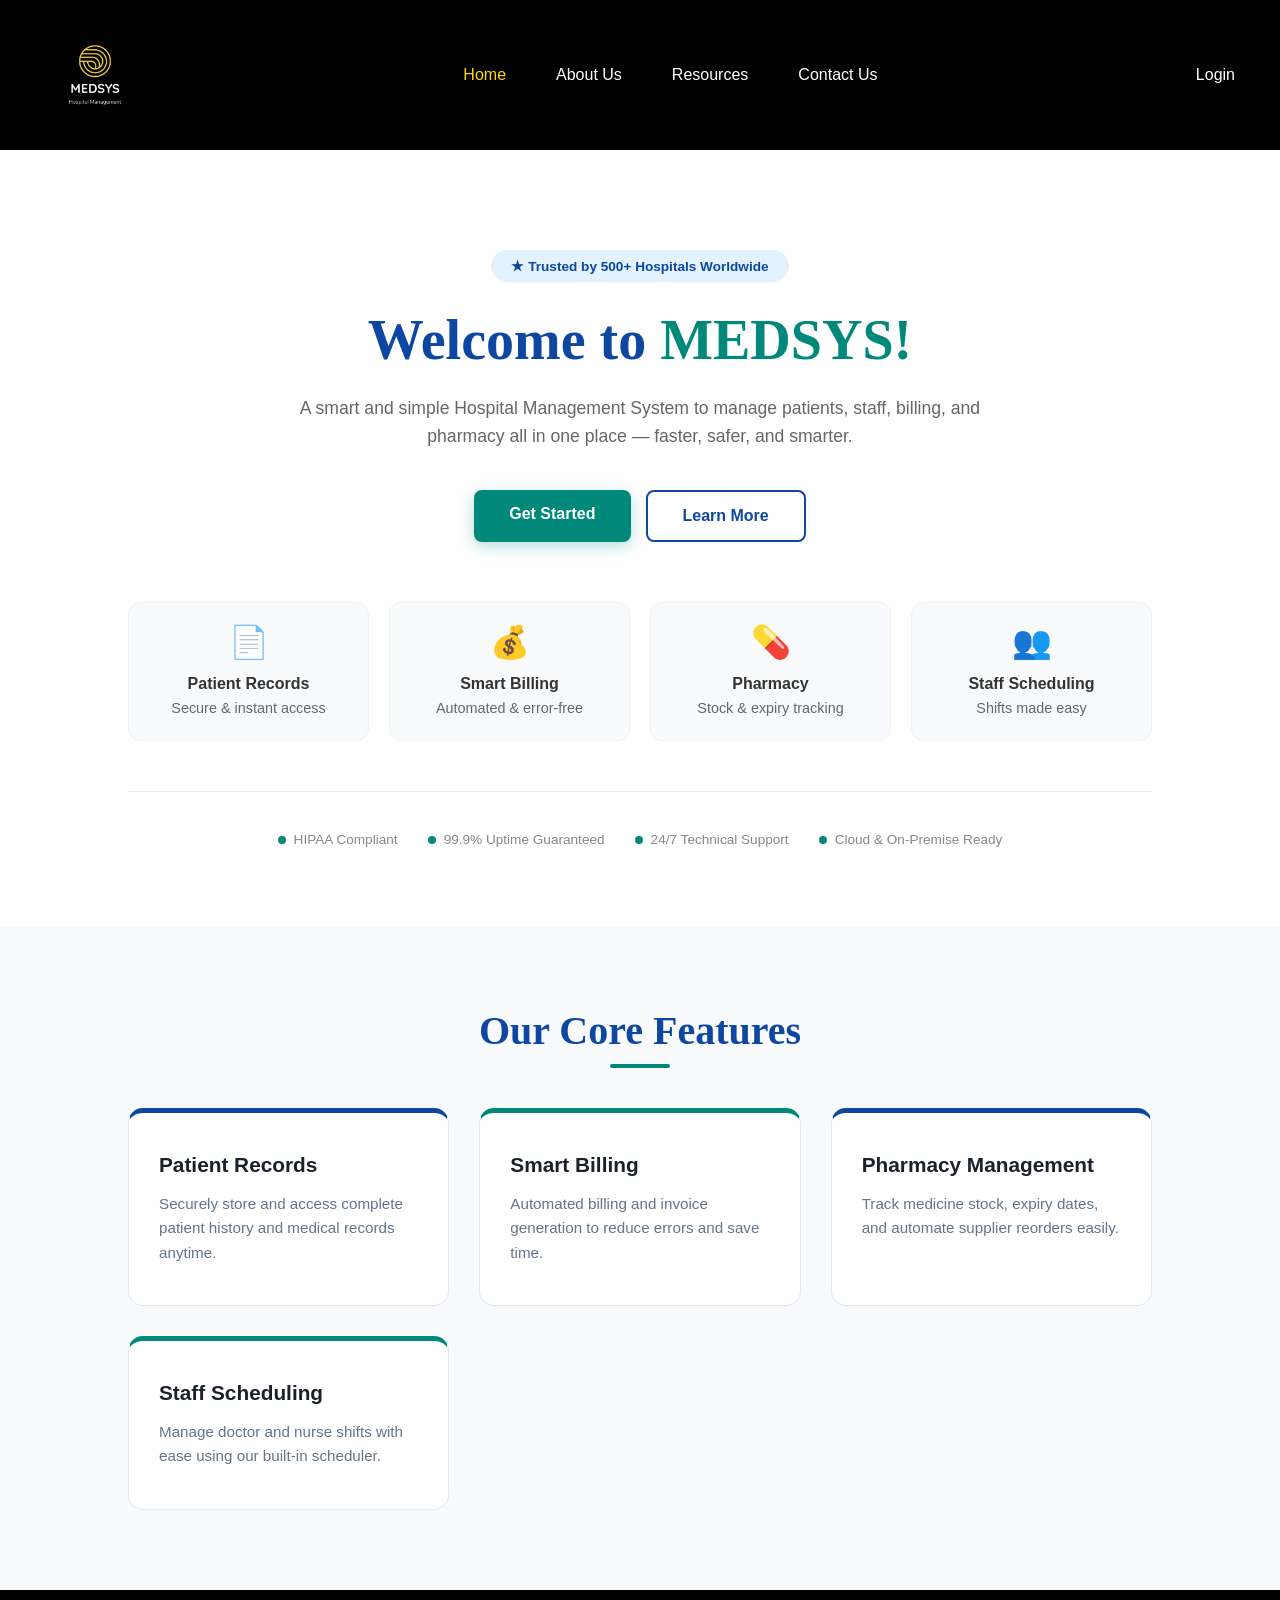
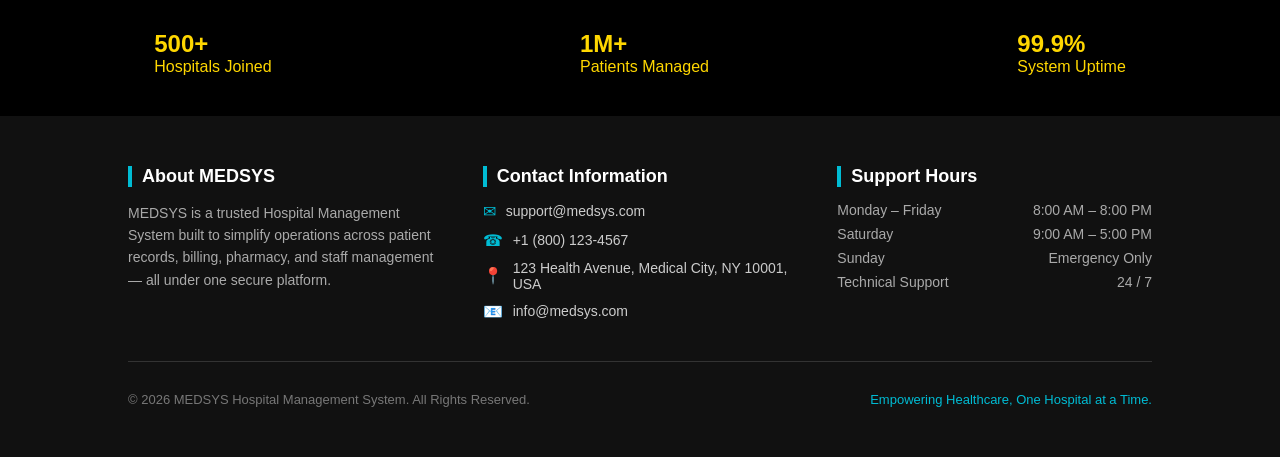
<file: index.html>
<!DOCTYPE html>
<html lang="en">
<head>
    <link rel="stylesheet" href="style.css"> 
    <meta charset="UTF-8">
    <title>MEDSYS - Home</title>
   
</head>
<body>
    <div class="navbar">
        <div class="logo">
            <img src="logo.jpeg" alt="MEDSYS Logo">
        </div>
        <ul class="nav-links">
            <li><a href="index.html" class="active">Home</a></li>
            <li><a href="#">About Us</a></li>
            <li>
                <a href="resources.html">Resources</a>
                <div class="dropdown-content">
                    <a href="resources.html#system-requirements">System Requirements</a>
                    <a href="resources.html#downloads">Downloads</a>
                    <a href="resources.html#faq">FAQ</a>
                    <a href="#">Documentation</a>
                    <a href="#">Support</a>
                </div>
            </li>
            <li>
                <a href="#">Contact Us</a>
                <div class="dropdown-content">
                    <a href="#">Email</a>
                    <a href="#">Locations</a>
                </div>
            </li>
        </ul>
        <div class="login-btn">
            <ul class="nav-links" style="flex-grow: 0;">
                <li><a href="login.html">Login</a></li>
            </ul>
        </div>
    </div>

    <div class="hero">
        <div class="hero-badge">&#9733; Trusted by 500+ Hospitals Worldwide</div>
        <h1>Welcome to <span>MEDSYS!</span></h1>
        <p>A smart and simple Hospital Management System to manage patients, staff, billing, and pharmacy all in one place — faster, safer, and smarter.</p>
        <div class="hero-buttons">
            <a href="#" class="btn-primary">Get Started</a>
            <a href="#" class="btn-secondary">Learn More</a>
        </div>
        <div class="hero-highlights">
            <div class="highlight-item">
                <div class="highlight-icon">&#128196;</div>
                <p><strong>Patient Records</strong>Secure &amp; instant access</p>
            </div>
            <div class="highlight-item">
                <div class="highlight-icon">&#128176;</div>
                <p><strong>Smart Billing</strong>Automated &amp; error-free</p>
            </div>
            <div class="highlight-item">
                <div class="highlight-icon">&#128138;</div>
                <p><strong>Pharmacy</strong>Stock &amp; expiry tracking</p>
            </div>
            <div class="highlight-item">
                <div class="highlight-icon">&#128101;</div>
                <p><strong>Staff Scheduling</strong>Shifts made easy</p>
            </div>
        </div>
        <div class="hero-trust">
            <div class="trust-item"><span class="dot"></span> HIPAA Compliant</div>
            <div class="trust-item"><span class="dot"></span> 99.9% Uptime Guaranteed</div>
            <div class="trust-item"><span class="dot"></span> 24/7 Technical Support</div>
            <div class="trust-item"><span class="dot"></span> Cloud &amp; On-Premise Ready</div>
        </div>
    </div>

    <div class="features">
        <h2>Our Core Features</h2>
        <div class="features-grid">
            <div class="card"><h3>Patient Records</h3><p>Securely store and access complete patient history and medical records anytime.</p></div>
            <div class="card"><h3>Smart Billing</h3><p>Automated billing and invoice generation to reduce errors and save time.</p></div>
            <div class="card"><h3>Pharmacy Management</h3><p>Track medicine stock, expiry dates, and automate supplier reorders easily.</p></div>
            <div class="card"><h3>Staff Scheduling</h3><p>Manage doctor and nurse shifts with ease using our built-in scheduler.</p></div>
        </div>
    </div>

    <div class="stats">
        <div><h2>500+</h2><p>Hospitals Joined</p></div>
        <div><h2>1M+</h2><p>Patients Managed</p></div>
        <div><h2>99.9%</h2><p>System Uptime</p></div>
    </div>

    <footer class="footer-main">
        <div class="footer-grid">
            <div class="footer-col">
                <h4>About MEDSYS</h4>
                <p>MEDSYS is a trusted Hospital Management System built to simplify operations across patient records, billing, pharmacy, and staff management — all under one secure platform.</p>
            </div>
            <div class="footer-col">
                <h4>Contact Information</h4>
                <div class="info-item"><span class="icon">&#9993;</span><span>support@medsys.com</span></div>
                <div class="info-item"><span class="icon">&#9742;</span><span>+1 (800) 123-4567</span></div>
                <div class="info-item"><span class="icon">&#128205;</span><span>123 Health Avenue, Medical City, NY 10001, USA</span></div>
                <div class="info-item"><span class="icon">&#128231;</span><span>info@medsys.com</span></div>
            </div>
            <div class="footer-col">
                <h4>Support Hours</h4>
                <div class="footer-hours">
                    <div class="row"><span>Monday – Friday</span><span>8:00 AM – 8:00 PM</span></div>
                    <div class="row"><span>Saturday</span><span>9:00 AM – 5:00 PM</span></div>
                    <div class="row"><span>Sunday</span><span>Emergency Only</span></div>
                    <div class="row"><span>Technical Support</span><span>24 / 7</span></div>
                </div>
            </div>
        </div>
        <hr class="footer-divider">
        <div class="footer-bottom">
            <span>&copy; 2026 MEDSYS Hospital Management System. All Rights Reserved.</span>
            <span class="footer-tagline">Empowering Healthcare, One Hospital at a Time.</span>
        </div>
    </footer>
</body>
</html>
</file>
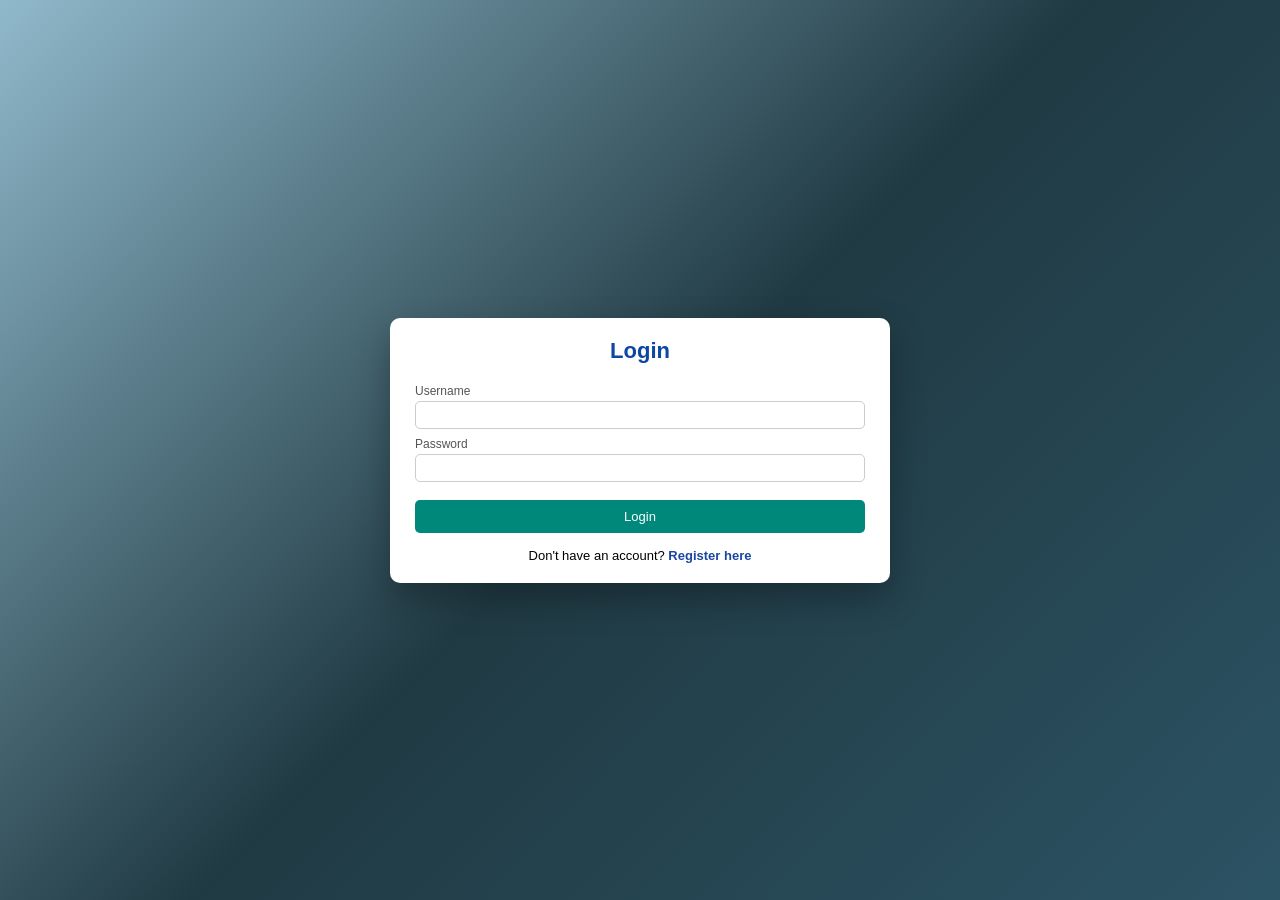
<file: login.html>
<!DOCTYPE html>
<html lang="en">
<head>
    <meta charset="UTF-8">
    <meta name="viewport" content="width=device-width, initial-scale=1.0">
    <title>MEDSYS - Login</title>
    <link rel="stylesheet" href="style.css"> <!-- Ensure this path is correct -->
</head>
<body>

    <div class="auth-page">
        <div class="auth-card">
            <div class="card-header">
                <h2>Login</h2>
            </div>
            <form action="#" method="post" class="card-body">
                <div class="field">
                    <label for="username">Username</label>
                    <input type="text" id="username" name="username" required>
                </div>
                <div class="field">
                    <label for="password">Password</label>
                    <input type="password" id="password" name="password" required>
                </div>
                <button type="submit" class="btn">Login</button>
            </form>
            <div class="register-text">
                Don't have an account? <a href="register.html">Register here</a>
            </div>
        </div>
    </div>

</body>
</html>
</file>
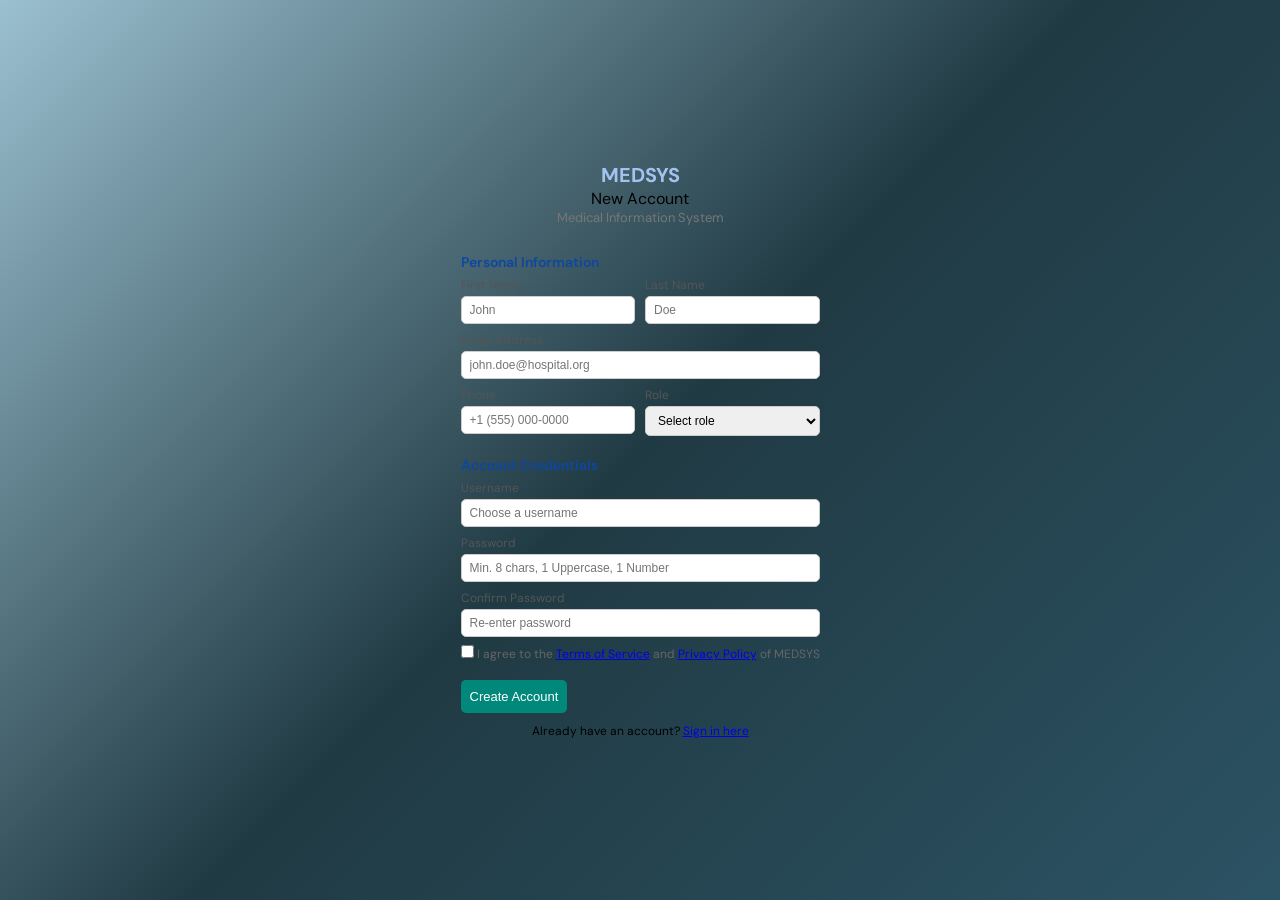
<file: register.html>
<!DOCTYPE html>
<html lang="en">
<head>
  <link rel="stylesheet" href="style.css">
  <meta charset="UTF-8">
  <meta name="viewport" content="width=device-width, initial-scale=1.0">
  <title>MEDSYS – Register</title>
  <link href="https://fonts.googleapis.com/css2?family=DM+Serif+Display&family=DM+Sans:wght@300;400;500&display=swap" rel="stylesheet">
</head>
<body class="auth-body">
  <div class=" auth card">
    <div class="card-header">
      <div class="logo">
        <div class="cross"></div>
        <span class="brand">MEDSYS</span>
        <div class="header-right">
          <div class="header-title">New Account</div>
        </div>
      </div>
      <div class="sub">Medical Information System</div>
    </div>

    <div class="card-body">
      <form action="/submit-registration" method="post">

        <div class="section-title">Personal Information</div>

        <div class="grid-2">
          <div class="field">
            <label for="firstname">First Name</label>
            <input type="text" id="firstname" name="firstname" placeholder="John" required>
          </div>
          <div class="field">
            <label for="lastname">Last Name</label>
            <input type="text" id="lastname" name="lastname" placeholder="Doe" required>
          </div>
        </div>

        <div class="field">
          <label for="email">Email Address</label>
          <input type="email" id="email" name="email" placeholder="john.doe@hospital.org" required>
        </div>

        <div class="grid-2">
          <div class="field">
            <label for="phone">Phone</label>
            <input type="tel" id="phone" name="phone" placeholder="+1 (555) 000-0000">
          </div>
          <div class="field">
            <label for="role">Role</label>
            <select id="role" name="role" required>
              <option value="" disabled selected>Select role</option>
              <option>Doctor</option>
              <option>Nurse</option>
              <option>Administrator</option>
              <option>Pharmacist</option>
              <option>Lab Technician</option>
              <option>Receptionist</option>
            </select>
          </div>
        </div>

        <div class="section-title spacer">Account Credentials</div>

        <div class="field">
          <label for="username">Username</label>
          <input type="text" id="username" name="username" placeholder="Choose a username" required>
        </div>

        <div class="field">
          <label for="password">Password</label>
          <input 
            type="password" 
            id="password" 
            name="password" 
            placeholder="Min. 8 chars, 1 Uppercase, 1 Number" 
            required 
            pattern="(?=.*\d)(?=.*[a-z])(?=.*[A-Z]).{8,}"
            title="Must contain at least one number and one uppercase and lowercase letter, and at least 8 or more characters">
        </div>

        <div class="field">
          <label for="confirm">Confirm Password</label>
          <input type="password" id="confirm" name="confirm" placeholder="Re-enter password" required>
        </div>

        <div class="terms">
          <input type="checkbox" id="terms" required>
          <label for="terms" style="text-transform:none; letter-spacing:0; font-weight:400; color:#666;">
            I agree to the <a href="#">Terms of Service</a> and <a href="#">Privacy Policy</a> of MEDSYS
          </label>
        </div>

        <button type="submit" class="btn">Create Account</button>
      </form>

     
      <div class="login-text">
        Already have an account? <a href="login.html">Sign in here</a>
      </div>
    </div>
  </div>
</body>
</html>
</file>
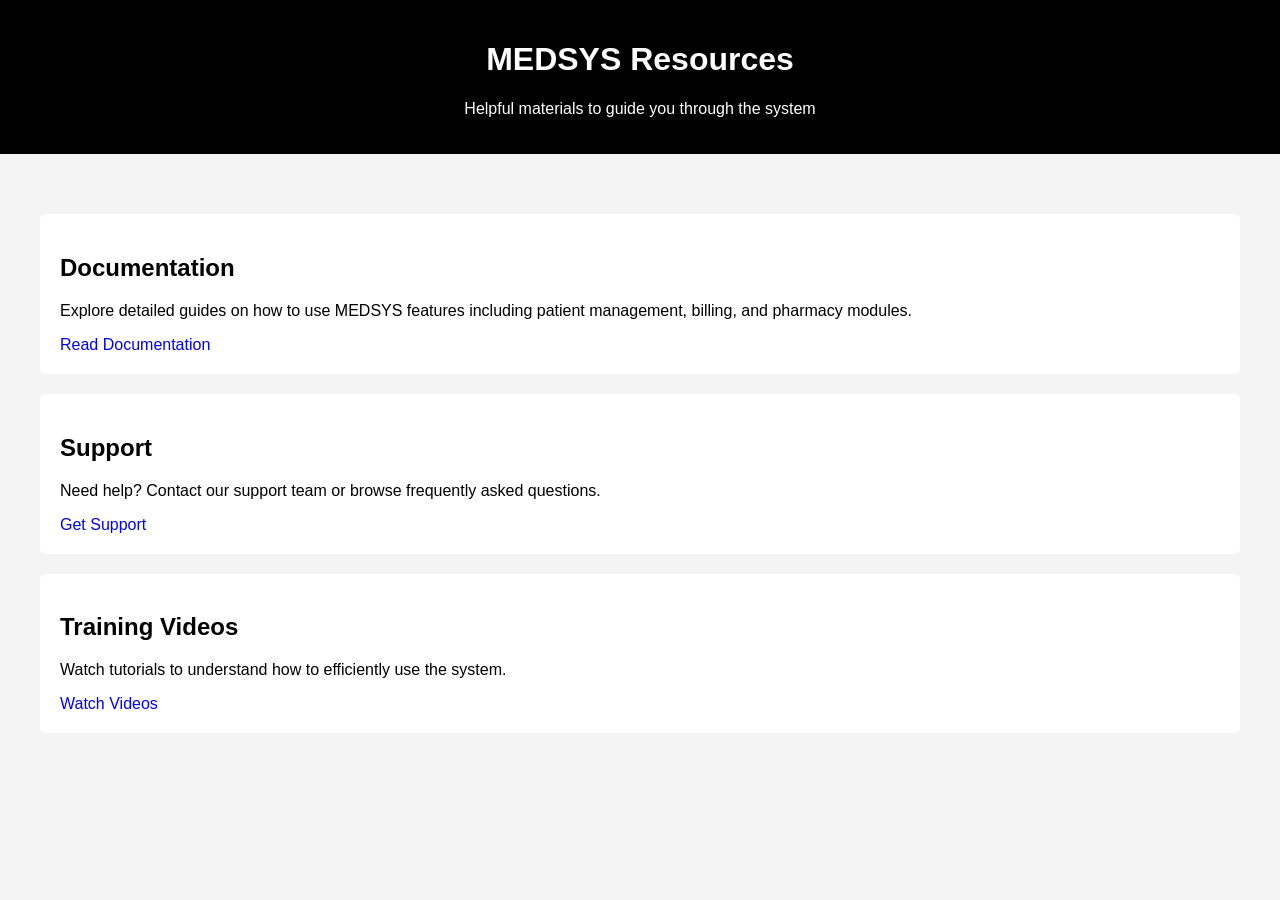
<file: resources.html>
<!DOCTYPE html>
<html>
<head>
    <title>MEDSYS - Resources</title>
    <style>
        body {
            font-family: Arial, sans-serif;
            margin: 0;
            background-color: #f4f4f4;
        }

        .header {
            background-color: black;
            color: white;
            padding: 20px;
            text-align: center;
        }

        .content {
            padding: 40px;
        }

        .box {
            background-color: white;
            padding: 20px;
            margin: 20px 0;
            border-radius: 5px;
        }

        a {
            color: blue;
            text-decoration: none;
        }
    </style>
</head>

<body>

<div class="header">
    <h1>MEDSYS Resources</h1>
    <p>Helpful materials to guide you through the system</p>
</div>

<div class="content">

    <div class="box">
        <h2>Documentation</h2>
        <p>
            Explore detailed guides on how to use MEDSYS features including
            patient management, billing, and pharmacy modules.
        </p>
        <a href="documentation.html">Read Documentation</a>
    </div>

    <div class="box">
        <h2>Support</h2>
        <p>
            Need help? Contact our support team or browse frequently asked questions.
        </p>
        <a href="support.html">Get Support</a>
    </div>

    <div class="box">
        <h2>Training Videos</h2>
        <p>
            Watch tutorials to understand how to efficiently use the system.
        </p>
        <a href="#">Watch Videos</a>
    </div>

</div>

</body>
</html>
</file>
<file: style.css>
/* =============================================
   RESET
============================================= */
*,
*::before,
*::after {
    box-sizing: border-box;
    margin: 0;
    padding: 0;
}

/* =============================================
   GLOBAL BODY (DEFAULT FOR ALL PAGES)
============================================= */
body {
    font-family: 'DM Sans', Arial, sans-serif;
    background: #f0f2f5;
}

/* =============================================
   NAVBAR
============================================= */
.navbar {
    display: flex;
    align-items: center;
    background-color: black;
    padding: 0 20px;
    height: 150px;
}

.logo img {
    height: 150px;
    width: auto;
    display: block;
}

.nav-links {
    list-style: none;
    display: flex;
    flex-grow: 1;
    justify-content: center;
}

.nav-links li {
    position: relative;
    margin: 0 15px;
}

.nav-links a {
    color: white;
    text-decoration: none;
    padding: 15px 10px;
}

.nav-links a:hover,
.nav-links a.active {
    color: gold;
}

.login-btn {
    margin-left: auto;
}

.dropdown-content {
    display: none;
    position: absolute;
    background-color: #333;
    min-width: 160px;
    top: 100%;
}

.dropdown-content a {
    padding: 12px 16px;
    display: block;
    border-bottom: 1px solid #444;
}

.nav-links li:hover .dropdown-content {
    display: block;
}

/* =============================================
   HERO SECTION
============================================= */
.hero {
    text-align: center;
    padding: 100px 10% 80px;
    background: #ffffff; /* Clean white background to contrast the nav */
    color: #333;
}

.hero-badge {
    display: inline-block;
    background: #e3f2fd;
    color: #0d47a1;
    padding: 8px 20px;
    border-radius: 50px;
    font-size: 0.85rem;
    font-weight: 600;
    margin-bottom: 25px;
}

.hero h1 {
    font-family: 'DM Serif Display', serif;
    font-size: 3.5rem;
    color: #0d47a1;
    margin-bottom: 20px;
    line-height: 1.2;
}

.hero h1 span {
    color: #00897b; /* Teal accent */
}

.hero p {
    font-size: 1.1rem;
    color: #666;
    max-width: 700px;
    margin: 0 auto 40px;
    line-height: 1.6;
}

/* --- Hero Buttons --- */
.hero-buttons {
    display: flex;
    justify-content: center;
    gap: 15px;
    margin-bottom: 60px;
}

.btn-primary, .btn-secondary {
    padding: 15px 35px;
    border-radius: 8px;
    text-decoration: none;
    font-weight: 600;
    transition: all 0.3s ease;
}

.btn-primary {
    background-color: #00897b;
    color: white;
    border: none;
    box-shadow: 0 4px 15px rgba(0, 137, 123, 0.3);
}

.btn-primary:hover {
    background-color: #00695c;
    transform: translateY(-2px);
}

.btn-secondary {
    background-color: transparent;
    color: #0d47a1;
    border: 2px solid #0d47a1;
}

.btn-secondary:hover {
    background-color: #0d47a1;
    color: white;
}

/* --- Hero Highlights --- */
.hero-highlights {
    display: grid;
    grid-template-columns: repeat(auto-fit, minmax(200px, 1fr));
    gap: 20px;
    margin-bottom: 50px;
}

.highlight-item {
    background: #f8fafc;
    padding: 20px;
    border-radius: 12px;
    border: 1px solid #edf2f7;
    transition: transform 0.3s;
}

.highlight-item:hover {
    transform: translateY(-5px);
    background: #fff;
    box-shadow: 0 10px 20px rgba(0,0,0,0.05);
}

.highlight-icon {
    font-size: 2rem;
    margin-bottom: 10px;
}

.highlight-item p {
    font-size: 0.9rem;
    margin: 0;
}

.highlight-item strong {
    display: block;
    color: #333;
    font-size: 1rem;
}

/* --- Trust Bar --- */
.hero-trust {
    display: flex;
    justify-content: center;
    flex-wrap: wrap;
    gap: 30px;
    border-top: 1px solid #eee;
    padding-top: 40px;
}

.trust-item {
    font-size: 0.85rem;
    color: #888;
    display: flex;
    align-items: center;
    gap: 8px;
}

.dot {
    height: 8px;
    width: 8px;
    background-color: #00897b;
    border-radius: 50%;
    display: inline-block;
}

/* Mobile Responsiveness */
@media (max-width: 768px) {
    .hero h1 { font-size: 2.5rem; }
    .hero-buttons { flex-direction: column; align-items: center; }
    .btn-primary, .btn-secondary { width: 100%; max-width: 300px; }
}

/* =============================================
   FEATURES
============================================= */
.features {
    padding: 80px 10%;
    text-align: center;
    background-color: #f8fafc; /* Subtle background to separate from hero */
}

.features h2 {
    font-family: 'DM Serif Display', serif;
    font-size: 2.5rem;
    color: #0d47a1; /* Deep Medical Blue */
    margin-bottom: 40px;
    position: relative;
}

/* Creating a small underline under the header */
.features h2::after {
    content: '';
    display: block;
    width: 60px;
    height: 4px;
    background: #00897b; /* Teal Accent */
    margin: 10px auto;
    border-radius: 2px;
}

.features-grid {
    display: grid;
    grid-template-columns: repeat(auto-fit, minmax(250px, 1fr));
    gap: 30px;
}

/* =============================================
   FEATURE CARDS
============================================= */
.features .card {
    background: #ffffff;
    padding: 40px 30px;
    border-radius: 15px;
    border: 1px solid #e2e8f0;
    transition: all 0.3s ease-in-out;
    text-align: left; /* Align text to the left for better readability */
    display: flex;
    flex-direction: column;
}

/* Hover Effect: Card lifts up and border changes color */
.features .card:hover {
    transform: translateY(-10px);
    box-shadow: 0 15px 35px rgba(13, 71, 161, 0.1);
    border-color: #00897b;
}

.features .card h3 {
    font-size: 1.3rem;
    color: #1a202c;
    margin-bottom: 15px;
    font-weight: 600;
}

.features .card p {
    font-size: 0.95rem;
    color: #64748b;
    line-height: 1.6;
}

/* Specific Border Accents for each card */
.features .card:nth-child(1) { border-top: 5px solid #0d47a1; } /* Blue */
.features .card:nth-child(2) { border-top: 5px solid #00897b; } /* Teal */
.features .card:nth-child(3) { border-top: 5px solid #0d47a1; } /* Blue */
.features .card:nth-child(4) { border-top: 5px solid #00897b; } /* Teal */

/* =============================================
   STATS
============================================= */
.stats {
    background: black;
    color: gold;
    display: flex;
    justify-content: space-around;
    padding: 40px 0;
}

/* =============================================
   FOOTER
============================================= */
/* Footer Main */
.footer-main {
    background: #111;
    color: #ccc;
    padding: 50px 10%;
    font-family: 'DM Sans', Arial, sans-serif;
}

/* Grid Layout */
.footer-grid {
    display: grid;
    grid-template-columns: repeat(auto-fit, minmax(220px, 1fr));
    gap: 40px;
}

/* Each Column */
.footer-col h4 {
    color: #fff;
    margin-bottom: 15px;
    font-size: 18px;
    border-left: 4px solid #00bcd4;
    padding-left: 10px;
}

.footer-col p {
    font-size: 14px;
    line-height: 1.6;
    color: #aaa;
}

/* Contact Info Items */
.info-item {
    display: flex;
    align-items: center;
    margin-bottom: 10px;
    font-size: 14px;
}

.info-item .icon {
    margin-right: 10px;
    color: #00bcd4;
    font-size: 16px;
}

/* Support Hours */
.footer-hours .row {
    display: flex;
    justify-content: space-between;
    margin-bottom: 8px;
    font-size: 14px;
    color: #aaa;
}

/* Divider */
.footer-divider {
    margin: 30px 0;
    border: none;
    border-top: 1px solid #333;
}

/* Bottom Section */
.footer-bottom {
    display: flex;
    justify-content: space-between;
    flex-wrap: wrap;
    font-size: 13px;
    color: #777;
}

.footer-tagline {
    color: #00bcd4;
}

/* =============================================
   AUTH PAGES (IMPORTANT FIX)
   Apply ONLY when class="auth-body" is used
============================================= */
/* =============================================
   LOGIN PAGE STYLING (MATCHES YOUR HTML)
============================================= */

/* Center full page */
.auth-page {
    display: flex;
    justify-content: center;
    align-items: center;
    min-height: 100vh;
    background: linear-gradient(135deg, #90b9cb, #203a43, #2c5364);
}

/* Card */
.auth-card {
    background: #ffffff;
    width: 350px;
    padding: 25px 20px;
    border-radius: 12px;
    box-shadow: 0 15px 35px rgba(0, 0, 0, 0.3);
}

/* Header */
.card-header h2 {
    text-align: center;
    margin-bottom: 20px;
    color: #0d47a1;
    font-size: 22px;
}

/* Form layout */
.card-body {
    display: flex;
    flex-direction: column;
}

/* Fields */
.field {
    margin-bottom: 12px;
}

.field label {
    font-size: 13px;
    margin-bottom: 4px;
    color: #555;
    display: block;
}

/* 🔽 Smaller input boxes */
.field input {
    width: 100%;
    padding: 8px 10px;
    font-size: 13px;
    border-radius: 6px;
    border: 1px solid #ccc;
    transition: 0.2s;
}

/* Focus effect */
.field input:focus {
    border-color: #00897b;
    outline: none;
}

/* Button */
.btn {
    margin-top: 10px;
    padding: 10px;
    font-size: 14px;
    background: #7cb6b0;
    color: #fff;
    border: none;
    border-radius: 6px;
    cursor: pointer;
    transition: 0.3s;
}

.btn:hover {
    background: #00695c;
}

/* Register text */
.register-text {
    margin-top: 15px;
    text-align: center;
    font-size: 13px;
}

.register-text a {
    color: #1a47a1;
    text-decoration: none;
    font-weight: 600;
}

.register-text a:hover {
    text-decoration: underline;
}
/* =============================================
   REGISTER PAGE FIX (COMPACT CARD)
============================================= */

/* Center page */
.auth-body {
    background: linear-gradient(135deg, #9bc0d0, #203a43, #2c5364);
    min-height: 100vh;
    display: flex;
    justify-content: center;
    align-items: center;
}

/* Card */
.auth-card {
    width: 500px;
    max-width: 90%;
    background: #fff;
    padding: 20px 25px;
    border-radius: 10px;
    box-shadow: 0 15px 35px rgba(0,0,0,0.3);
}

/* Header */
.card-header {
    text-align: center;
    margin-bottom: 15px;
}

.brand {
    font-size: 20px;
    font-weight: bold;
    color: #a3c2f0;
}

.sub {
    font-size: 13px;
    color: #777;
}

/* Section titles */
.section-title {
    font-size: 14px;
    font-weight: 600;
    margin: 12px 0 6px;
    color: #0d47a1;
}

/* Grid (2 columns) */
.grid-2 {
    display: grid;
    grid-template-columns: 1fr 1fr;
    gap: 10px;
}

/* Fields */
.field {
    margin-bottom: 8px;
}

.field label {
    font-size: 12px;
    margin-bottom: 3px;
    display: block;
}

/* 🔽 SMALL INPUT BOXES */
.field input,
.field select {
    width: 100%;
    padding: 6px 8px;   /* smaller height */
    font-size: 12px;
    border-radius: 5px;
    border: 1px solid #ccc;
}

/* Button */
.btn {
    margin-top: 10px;
    padding: 9px;
    font-size: 13px;
    background: #00897b;
    color: white;
    border: none;
    border-radius: 5px;
    cursor: pointer;
}

/* Terms */
.terms {
    font-size: 12px;
    margin: 8px 0;
}

/* Login text */
.login-text {
    text-align: center;
    font-size: 12px;
    margin-top: 10px;
}

/* Responsive */
@media (max-width: 600px) {
    .grid-2 {
        grid-template-columns: 1fr;
    }
}
</file>
